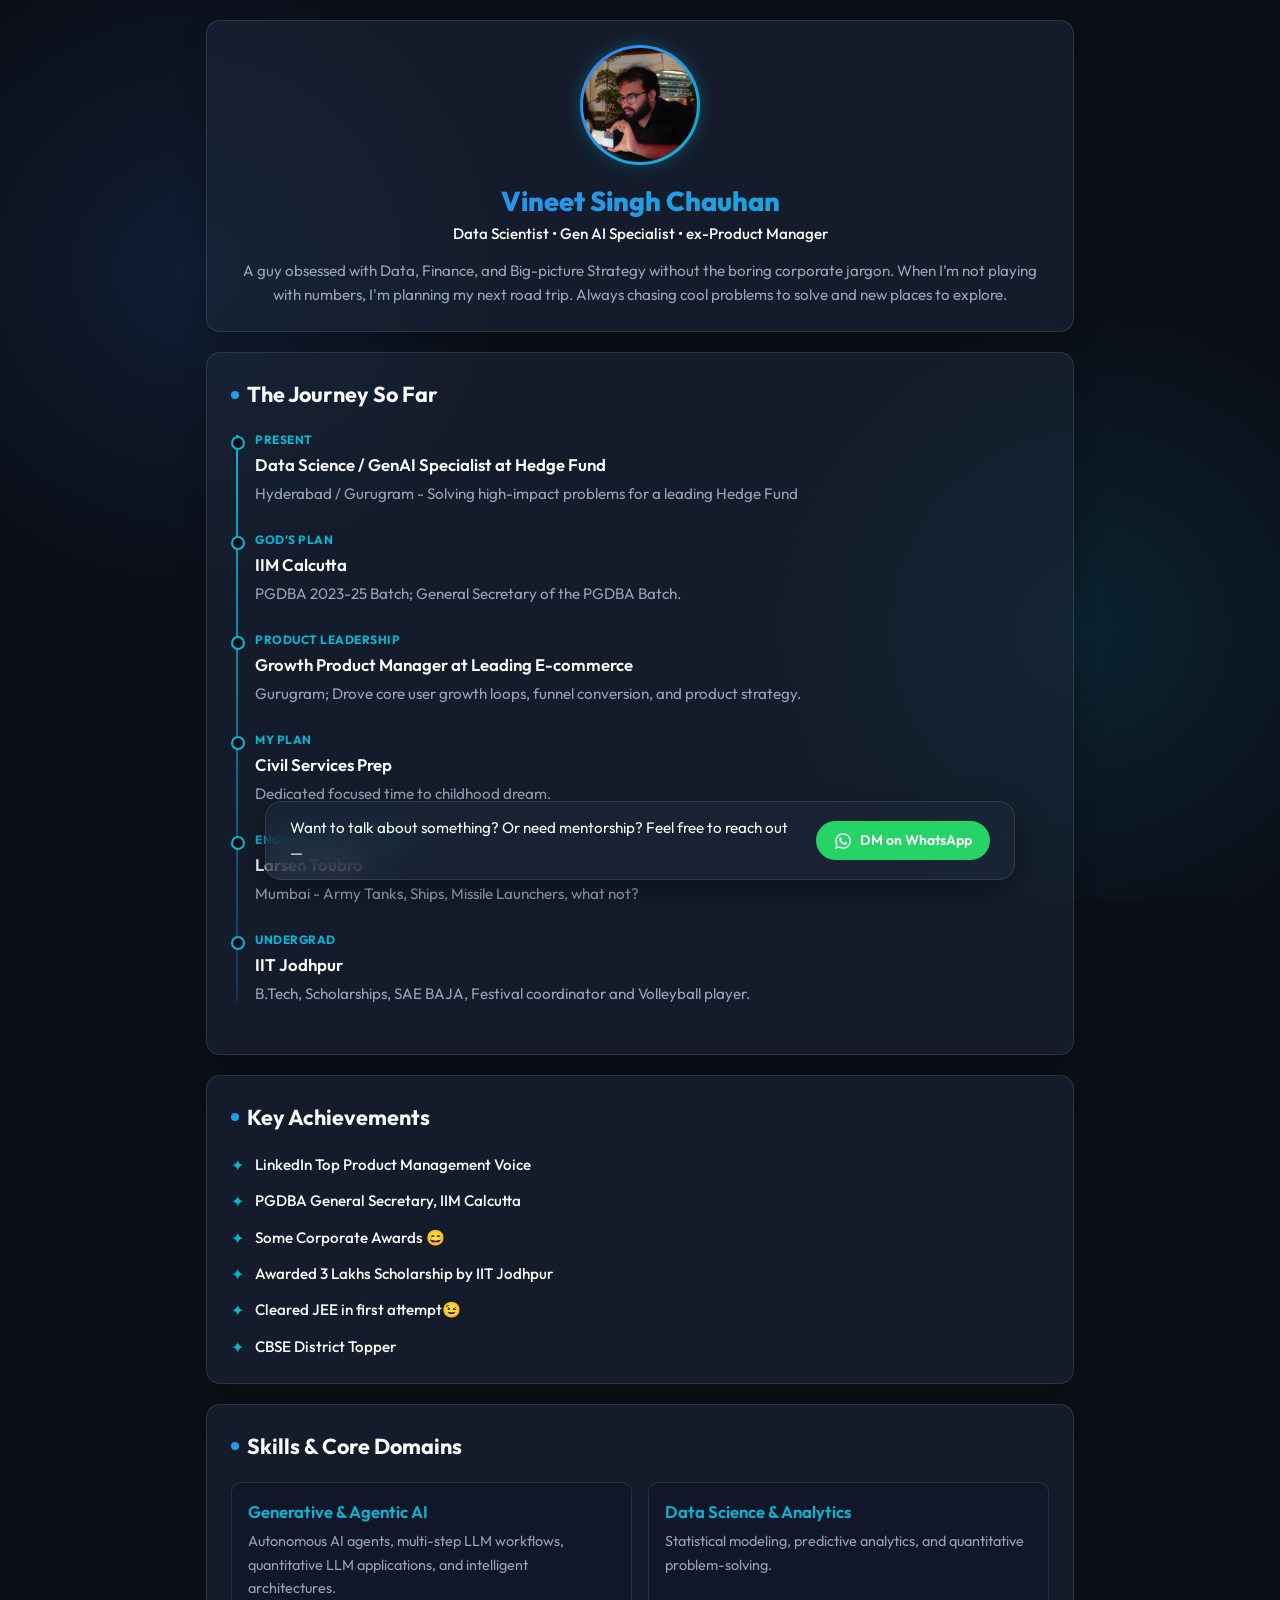
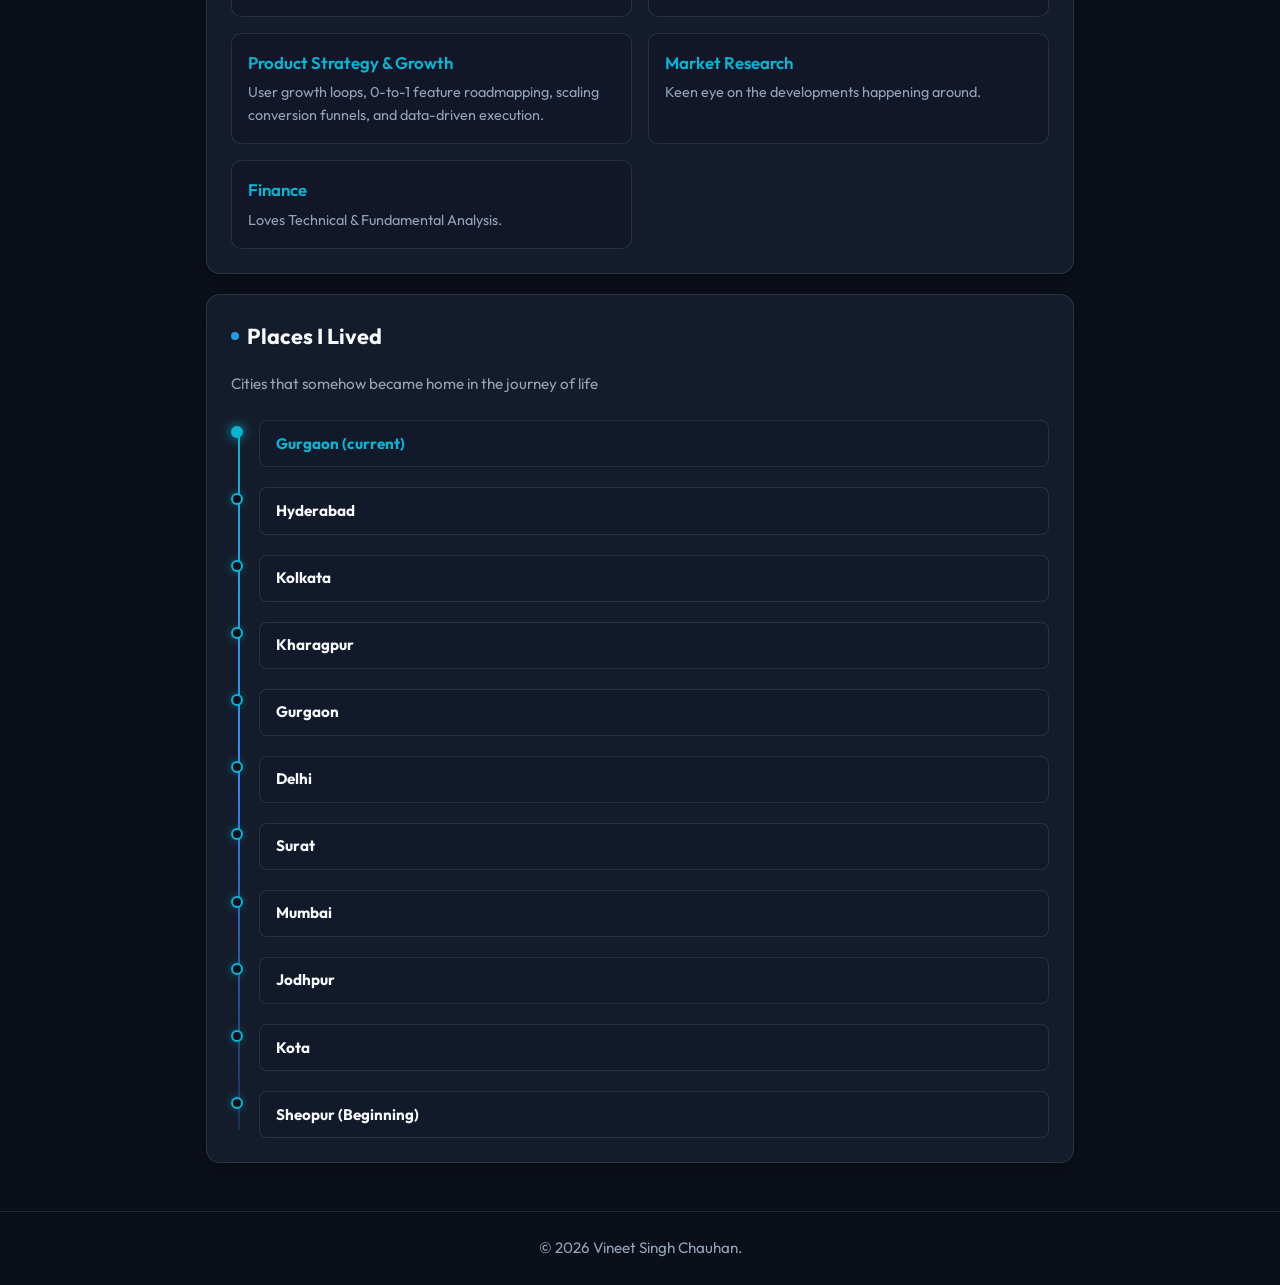
<file: Portfolio/index.html>
<!DOCTYPE html>
<html lang="en">
<head>
    <!-- Google tag (gtag.js) -->
    <script async src="https://www.googletagmanager.com/gtag/js?id=G-LDJF99HDZ7"></script>
    <script>
      window.dataLayer = window.dataLayer || [];
      function gtag(){dataLayer.push(arguments);}
      gtag('js', new Date());

      gtag('config', 'G-LDJF99HDZ7');
    </script>

    <meta charset="UTF-8">
    <meta name="viewport" content="width=device-width, initial-scale=1.0">
    <title>Vineet Singh Chauhan - Portfolio</title>
    <link href="https://fonts.googleapis.com/css2?family=Outfit:wght@300;400;500;600;700;800&display=swap" rel="stylesheet">
    <link rel="stylesheet" href="css/style.css">
</head>
<body>
    <!-- 
    <nav>
        <ul class="nav-tabs">
            <li class="nav-tab active" onclick="switchTab('home')">Home</li>
            <li class="nav-tab" onclick="switchTab('early-life')">Early Life</li>
            <li class="nav-tab" onclick="switchTab('projects')">Projects</li>
            <li class="nav-tab" onclick="switchTab('hobbies')">Hobbies</li>
            <li class="nav-tab" onclick="switchTab('quotes')">Quotes</li>
        </ul>
    </nav>
    -->
    
    <div class="container">
        <!-- Home page container (Active) -->
        <div id="home" class="tab-content active"></div>

        <!-- Hidden pages (Commented out for now) -->
        <!--
        <div id="early-life" class="tab-content"></div>
        <div id="projects" class="tab-content"></div>
        <div id="hobbies" class="tab-content"></div>
        <div id="quotes" class="tab-content"></div>
        -->
    </div>

<!-- Floating CTA Banner -->
    <div class="cta-banner">
      <div class="cta-text">
        Want to talk about something? Or need mentorship? Feel free to reach out—
      </div>
      <a href="https://wa.me/vineet_singh_chauhan_?text=Hi%20Vineet,%20I'd%20like%20to%20connect!" 
         target="_blank" 
         rel="noopener noreferrer" 
         class="cta-btn"
         id="whatsapp-cta-btn">
        <svg class="whatsapp-icon" xmlns="http://www.w3.org/2000/svg" viewBox="0 0 448 512" width="18" height="18" fill="currentColor">
          <path d="M380.9 97.1C339 55.1 283.2 32 223.9 32c-122.4 0-222 99.6-222 222 0 39.1 10.2 77.3 29.6 111L0 480l117.7-30.9c32.4 17.7 68.9 27 106.1 27h.1c122.3 0 224.1-99.6 224.1-222 0-59.3-25.2-115-67.1-157zm-157 341.6c-33.2 0-65.7-8.9-94-25.7l-6.7-4-69.8 18.3 18.6-68.1-4.4-7c-18.5-29.4-28.2-63.3-28.2-98.2 0-101.7 82.8-184.5 184.6-184.5 49.3 0 95.6 19.2 130.4 54.1 34.8 34.9 56.2 81.2 56.1 130.5 0 101.8-84.9 184.6-186.6 184.6zm101.2-138.2c-5.5-2.8-32.8-16.2-37.9-18-5.1-1.9-8.8-2.8-12.5 2.8-3.7 5.6-14.3 18-17.6 21.8-3.2 3.7-6.5 4.2-12 1.4-32.6-16.3-54-29.1-75.5-66-5.7-9.8 5.7-9.1 16.3-30.3 1.8-3.7.9-6.9-.5-9.7-1.4-2.8-12.5-30.1-17.1-41.2-4.5-10.8-9.1-9.3-12.5-9.5-3.2-.2-6.9-.2-10.6-.2-3.7 0-9.7 1.4-14.8 6.9-5.1 5.6-19.4 19-19.4 46.3 0 27.3 19.9 53.7 22.6 57.4 2.8 3.7 39.1 59.7 94.8 83.8 35.2 15.2 49 16.5 66.6 13.9 10.7-1.6 32.8-13.4 37.4-26.4 4.6-13 4.6-24.1 3.2-26.4-1.3-2.5-5-3.9-10.5-6.6z"/>
        </svg>
        <span>DM on WhatsApp</span>
      </a>
    </div>
    <footer>
        <p>&copy; 2026 Vineet Singh Chauhan.</p>
    </footer>

    <script src="js/main.js"></script>
</body>
</html>
</file>
<file: Portfolio/css/style.css>
:root {
    --bg-color: #0b0f19;
    --bg-surface: rgba(30, 41, 59, 0.55);
    --border-color: rgba(255, 255, 255, 0.1);
    --text-primary: #f8fafc;
    --text-secondary: #94a3b8;
    --accent-primary: #3b82f6;
    --accent-secondary: #06b6d4;
    --gradient: linear-gradient(135deg, var(--accent-primary), var(--accent-secondary));
}

* {
    box-sizing: border-box;
    margin: 0;
    padding: 0;
}

body {
    font-family: 'Outfit', sans-serif;
    background-color: var(--bg-color);
    color: var(--text-primary);
    line-height: 1.6;
    overflow-x: hidden;
    background-image: 
        radial-gradient(circle at 15% 30%, rgba(59, 130, 246, 0.12), transparent 25%),
        radial-gradient(circle at 85% 70%, rgba(6, 182, 212, 0.12), transparent 25%);
    background-attachment: fixed;
}

/* Sticky Top Navigation Bar */
nav {
    position: sticky;
    top: 0;
    z-index: 1000;
    background: rgba(11, 15, 25, 0.92);
    backdrop-filter: blur(16px);
    -webkit-backdrop-filter: blur(16px);
    border-bottom: 1px solid var(--border-color);
    padding: 0.75rem 1rem 0;
    display: flex;
    flex-direction: column;
    gap: 0.5rem;
}

.nav-top-row {
    display: flex;
    justify-content: space-between;
    align-items: center;
    width: 100%;
}

.nav-logo {
    font-weight: 800;
    font-size: 1.05rem;
    background: var(--gradient);
    -webkit-background-clip: text;
    -webkit-text-fill-color: transparent;
    white-space: nowrap;
}

.nav-subtitle {
    font-size: 0.75rem;
    color: var(--text-secondary);
    text-align: right;
    white-space: nowrap;
}

/* Horizontally Scrollable Tabs for Mobile */
.nav-tabs {
    display: flex;
    gap: 0.4rem;
    list-style: none;
    overflow-x: auto;
    width: 100%;
    padding-bottom: 0.6rem;
    scrollbar-width: none;
    -webkit-overflow-scrolling: touch;
}

.nav-tabs::-webkit-scrollbar {
    display: none;
}

.nav-tab {
    padding: 0.4rem 0.85rem;
    color: var(--text-secondary);
    font-size: 0.85rem;
    font-weight: 500;
    cursor: pointer;
    border-radius: 6px;
    transition: all 0.25s ease;
    white-space: nowrap;
    background: rgba(255, 255, 255, 0.03);
    border: 1px solid var(--border-color);
    flex-shrink: 0;
}

.nav-tab:hover {
    color: var(--text-primary);
    background: rgba(255, 255, 255, 0.08);
}

.nav-tab.active {
    color: #fff;
    background: var(--gradient);
    border-color: transparent;
    font-weight: 600;
}

.container {
    max-width: 700px;
    margin: 1.25rem auto 3rem;
    padding: 0 1rem;
}

.tab-content {
    display: none;
    animation: fadeIn 0.35s ease-out forwards;
}

.tab-content.active {
    display: block;
}

@keyframes fadeIn {
    from { opacity: 0; transform: translateY(8px); }
    to { opacity: 1; transform: translateY(0); }
}

.card {
    background: var(--bg-surface);
    backdrop-filter: blur(12px);
    border: 1px solid var(--border-color);
    border-radius: 14px;
    padding: 1.5rem;
    margin-bottom: 1.25rem;
    box-shadow: 0 8px 24px rgba(0,0,0,0.2);
}

h2 {
    font-size: 1.35rem;
    font-weight: 700;
    margin-bottom: 1.15rem;
    display: flex;
    align-items: center;
    gap: 0.5rem;
}

h2::before {
    content: '';
    width: 8px;
    height: 8px;
    border-radius: 50%;
    background: var(--gradient);
}

p { color: var(--text-secondary); font-size: 0.95rem; }

.hero-card {
    display: flex;
    flex-direction: column;
    align-items: center;
    text-align: center;
    gap: 1.25rem;
}

.profile-frame {
    position: relative;
    width: 120px;
    height: 120px;
    flex-shrink: 0;
    border-radius: 50%;
    padding: 3px;
    background: var(--gradient);
    box-shadow: 0 0 15px rgba(6, 182, 212, 0.3);
}

.profile-img {
    width: 100%;
    height: 100%;
    object-fit: cover;
    border-radius: 50%;
    background: #1e293b;
}

.hero-text h1 {
    font-size: 1.7rem;
    font-weight: 800;
    background: var(--gradient);
    -webkit-background-clip: text;
    -webkit-text-fill-color: transparent;
    line-height: 1.2;
    margin-bottom: 0.3rem;
}

.hero-text p.subtitle {
    font-size: 0.95rem;
    color: var(--text-primary);
    font-weight: 500;
    margin-bottom: 0.75rem;
}

.achievements-list {
    list-style: none;
    display: flex;
    flex-direction: column;
    gap: 0.75rem;
}

.achievements-list li {
    position: relative;
    padding-left: 1.5rem;
    font-size: 0.95rem;
    color: var(--text-primary);
    font-weight: 500;
}

.achievements-list li::before {
    content: '✦';
    position: absolute;
    left: 0;
    color: var(--accent-secondary);
    font-size: 1rem;
}

.skills-grid, .footprint-grid, .grid-2, .grid-3 {
    display: grid;
    grid-template-columns: 1fr;
    gap: 1rem;
    margin-top: 0.75rem;
}

.skill-card, .footprint-card, .feature-card {
    background: rgba(15, 23, 42, 0.6);
    border: 1px solid var(--border-color);
    border-radius: 10px;
    padding: 1rem;
}

.skill-card h3, .feature-card h3 {
    font-size: 1.05rem;
    color: var(--accent-secondary);
    margin-bottom: 0.3rem;
    font-weight: 600;
}

.skill-card p, .feature-card p, .footprint-card p {
    font-size: 0.9rem;
    color: var(--text-secondary);
}

.vertical-timeline {
    position: relative;
    padding-left: 1.5rem;
    margin-top: 0.75rem;
}

.vertical-timeline::before {
    content: '';
    position: absolute;
    top: 5px;
    bottom: 5px;
    left: 5px;
    width: 2px;
    background: linear-gradient(to bottom, var(--accent-secondary), rgba(59, 130, 246, 0.2));
}

.timeline-item {
    position: relative;
    margin-bottom: 1.5rem;
}

.timeline-item::before {
    content: '';
    position: absolute;
    left: -1.5rem;
    top: 0.35rem;
    width: 10px;
    height: 10px;
    border-radius: 50%;
    background: var(--bg-color);
    border: 2px solid var(--accent-secondary);
}

.timeline-item .node-date {
    font-size: 0.75rem;
    font-weight: 700;
    color: var(--accent-secondary);
    text-transform: uppercase;
    letter-spacing: 0.5px;
    margin-bottom: 0.15rem;
}

.timeline-item .node-title {
    font-size: 1.05rem;
    font-weight: 600;
    color: var(--text-primary);
    margin-bottom: 0.2rem;
}

.quote-card {
    background: rgba(15, 23, 42, 0.6);
    border-left: 3px solid var(--accent-secondary);
    border-radius: 6px;
    padding: 1.25rem;
    margin-bottom: 1rem;
}

.quote-card p {
    font-style: italic;
    color: var(--text-primary);
    font-size: 1rem;
    margin-bottom: 0.4rem;
}

.quote-author {
    font-size: 0.8rem;
    color: var(--accent-primary);
    font-weight: 600;
    text-align: right;
}

/* Journey Trail Timeline for Home Page */
.journey-trail {
    position: relative;
    padding-left: 1.75rem;
    margin-top: 1rem;
}

.journey-trail::before {
    content: '';
    position: absolute;
    top: 8px;
    bottom: 8px;
    left: 7px;
    width: 2px;
    background: linear-gradient(to bottom, var(--accent-secondary), var(--accent-primary), rgba(59, 130, 246, 0.2));
}

.journey-node {
    position: relative;
    margin-bottom: 1.25rem;
    display: flex;
    align-items: flex-start;
}

.journey-node:last-child {
    margin-bottom: 0;
}

.journey-node .node-dot {
    position: absolute;
    left: -1.75rem;
    top: 0.35rem;
    width: 12px;
    height: 12px;
    border-radius: 50%;
    background: var(--bg-color);
    border: 2px solid var(--accent-secondary);
    box-shadow: 0 0 8px rgba(6, 182, 212, 0.4);
    z-index: 2;
}

.journey-node.current .node-dot {
    background: var(--accent-secondary);
    box-shadow: 0 0 12px var(--accent-secondary);
}

.journey-node .node-content {
    background: rgba(15, 23, 42, 0.5);
    border: 1px solid var(--border-color);
    border-radius: 8px;
    padding: 0.65rem 1rem;
    width: 100%;
    transition: border-color 0.25s ease;
}

.journey-node .node-content:hover {
    border-color: rgba(6, 182, 212, 0.4);
}

.journey-node .city-title {
    display: block;
    font-size: 0.95rem;
    font-weight: 700;
    color: var(--text-primary);
}

.journey-node.current .city-title {
    color: var(--accent-secondary);
}

/* Floating Bottom Banner */
/* Floating Bottom Banner */
.cta-banner {
  position: fixed;
  bottom: 20px;
  left: 50%;
  transform: translateX(-50%);
  width: 90%;
  max-width: 750px;
  background: var(--bg-surface);
  backdrop-filter: blur(16px);
  -webkit-backdrop-filter: blur(16px);
  border: 1px solid var(--border-color);
  border-radius: 16px;
  padding: 14px 24px;
  display: flex;
  align-items: center;
  justify-content: space-between;
  gap: 16px;
  box-shadow: 0 10px 30px rgba(0, 0, 0, 0.4);
  z-index: 1000;
}

.cta-text {
  color: var(--text-primary);
  font-family: 'Outfit', sans-serif;
  font-size: 0.95rem;
  font-weight: 400;
}

.cta-btn {
  display: inline-flex;
  align-items: center;
  justify-content: center;
  gap: 8px;
  white-space: nowrap;
  background-color: #25D366;
  color: #FFFFFF;
  padding: 8px 18px;
  border-radius: 20px;
  text-decoration: none;
  font-family: 'Outfit', sans-serif;
  font-weight: 600;
  font-size: 0.88rem;
  transition: transform 0.2s ease, background-color 0.2s ease;
  flex-shrink: 0;
}

.cta-btn:hover {
  background-color: #20BA5A;
  transform: translateY(-2px);
}

.whatsapp-icon {
  display: block;
  flex-shrink: 0;
}

/* Mobile Responsiveness */
@media (max-width: 600px) {
  .cta-banner {
    flex-direction: column;
    text-align: center;
    bottom: 12px;
    padding: 14px;
  }
}

footer {
    text-align: center;
    padding: 1.5rem;
    color: var(--text-secondary);
    font-size: 0.8rem;
    border-top: 1px solid var(--border-color);
}

/* Tablet & Desktop Enhancements */
@media (min-width: 768px) {
    .container {
        max-width: 900px;
    }
    .nav-subtitle {
        font-size: 0.85rem;
    }
    .nav-logo {
        font-size: 1.2rem;
    }
    .skills-grid, .footprint-grid, .grid-2, .grid-3 {
        grid-template-columns: repeat(2, 1fr);
    }
}
</file>
